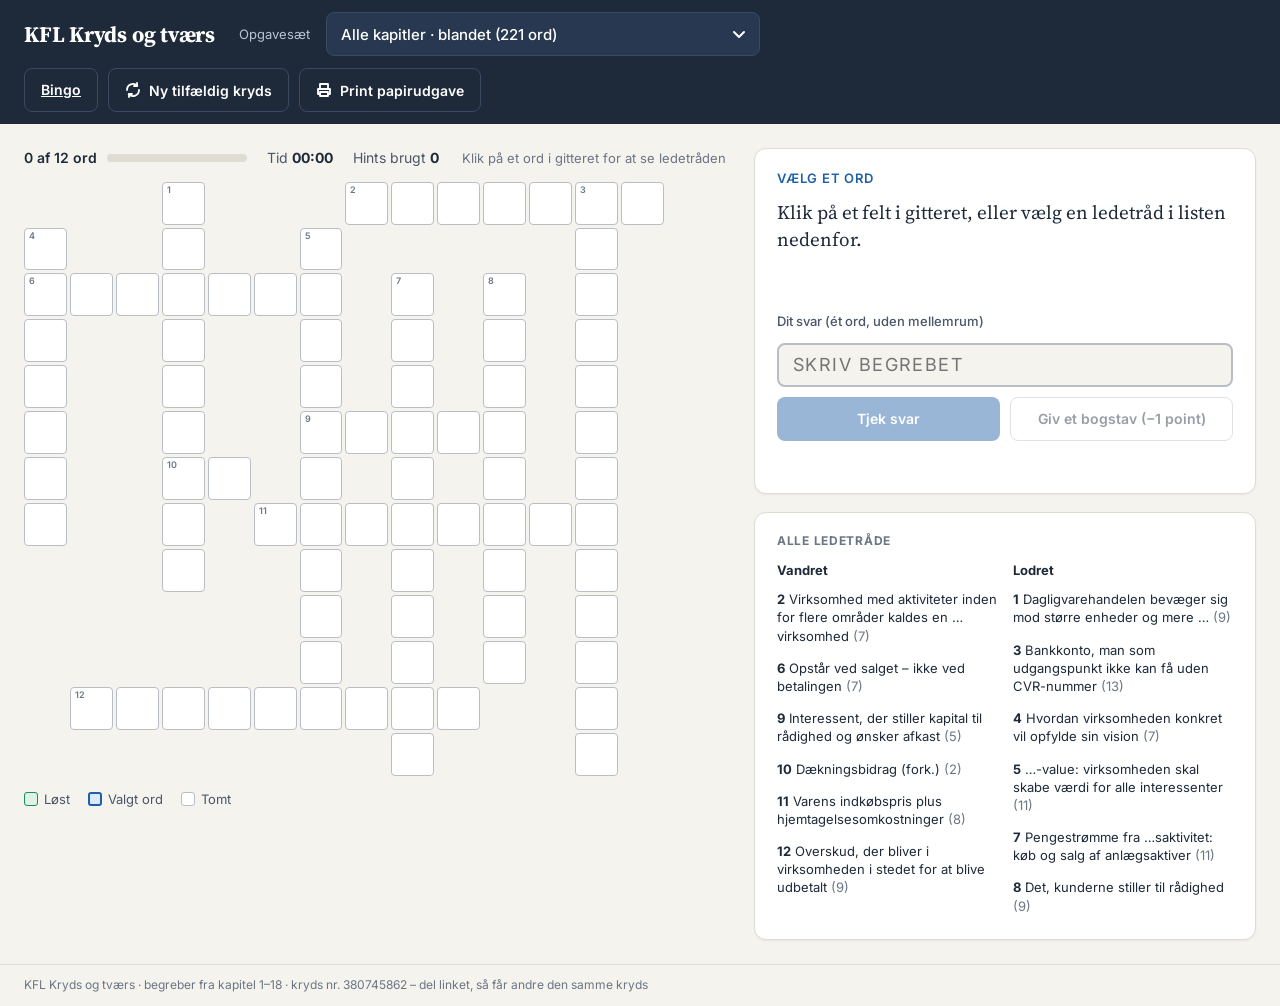
<file: index.html>
<!doctype html>
<html lang="da">
<head>
<meta charset="utf-8">
<meta name="viewport" content="width=device-width, initial-scale=1">
<title>KFL Kryds og tværs</title>
<link rel="preconnect" href="https://fonts.googleapis.com">
<link href="https://fonts.googleapis.com/css2?family=Inter:wght@400;500;600;700&family=Source+Serif+4:wght@600;700&display=swap" rel="stylesheet">
<link rel="stylesheet" href="style.css">
</head>
<body>
<div class="app">
  <header class="topbar">
    <div class="brand">KFL Kryds og tværs</div>
    <label class="setlabel" for="saet">Opgavesæt</label>
    <select id="saet" class="setselect" aria-label="Vælg opgavesæt"></select>
    <div class="spacer"></div>
    <div class="actions">
      <a class="btn btn-ghost" href="bingo.html">Bingo</a>
      <button type="button" id="btnNy" class="btn btn-ghost">
        <svg aria-hidden="true" width="16" height="16" viewBox="0 0 16 16" fill="none" stroke="currentColor" stroke-width="1.8" stroke-linecap="round" stroke-linejoin="round"><path d="M2 8a6 6 0 0 1 10.3-4.2M14 8a6 6 0 0 1-10.3 4.2"/><path d="M12 1v3H9M4 15v-3h3"/></svg>
        Ny tilfældig kryds
      </button>
      <button type="button" id="btnPrint" class="btn btn-ghost">
        <svg aria-hidden="true" width="16" height="16" viewBox="0 0 16 16" fill="none" stroke="currentColor" stroke-width="1.8" stroke-linecap="round" stroke-linejoin="round"><path d="M4 6V2h8v4M4 12H2V7h12v5h-2"/><path d="M4 10h8v4H4z"/></svg>
        Print papirudgave
      </button>
    </div>
  </header>

  <div class="printhead">
    <div>
      <div class="printtitle">KFL Kryds og tværs</div>
      <div class="printsub" id="printSub"></div>
    </div>
    <div class="printlines">
      <div>Navn: ____________________________</div>
      <div>Klasse: __________ &nbsp; Dato: __________</div>
    </div>
  </div>

  <main class="main">
    <section class="board" aria-label="Krydsen">
      <div class="status">
        <div class="progress"><span id="progText">0 af 0 ord</span><div class="bar"><div id="progBar"></div></div></div>
        <div>Tid <strong id="timer">00:00</strong></div>
        <div>Hints brugt <strong id="hintCount">0</strong></div>
        <div class="hinttext">Klik på et ord i gitteret for at se ledetråden</div>
      </div>
      <div id="grid" class="grid" role="group" aria-label="Krydsordsgitter"></div>
      <div class="legend">
        <span><i class="sw solved"></i>Løst</span>
        <span><i class="sw active"></i>Valgt ord</span>
        <span><i class="sw"></i>Tomt</span>
      </div>
    </section>

    <aside class="panel" aria-label="Ledetråd og svar">
      <div class="card" id="clueCard">
        <div class="cardhead">
          <div class="cluetag" id="clueTag">Vælg et ord</div>
          <div class="cluesrc" id="clueSrc"></div>
        </div>
        <p class="cluetext" id="clueText">Klik på et felt i gitteret, eller vælg en ledetråd i listen nedenfor.</p>
        <div class="boxes" id="boxes" aria-hidden="true"></div>
        <label class="inlabel" for="svar">Dit svar (ét ord, uden mellemrum)</label>
        <form id="svarForm" class="svarrow" autocomplete="off">
          <input id="svar" type="text" placeholder="Skriv begrebet" autocapitalize="characters" disabled>
          <div class="btnrow">
            <button type="submit" id="btnTjek" class="btn btn-primary" disabled>Tjek svar</button>
            <button type="button" id="btnHint" class="btn btn-outline" disabled>Giv et bogstav (−1 point)</button>
          </div>
        </form>
        <div class="feedback" id="feedback" aria-live="polite"></div>
      </div>

      <div class="card cluelist">
        <div class="cardlabel">Alle ledetråde</div>
        <div class="clues2">
          <div><div class="dirhead">Vandret</div><div id="listA" class="clueitems"></div></div>
          <div><div class="dirhead">Lodret</div><div id="listD" class="clueitems"></div></div>
        </div>
      </div>
    </aside>
  </main>

  <section class="hjaelpside" aria-label="Med hjælpebogstaver">
    <div class="printhead">
      <div><div class="printtitle">KFL Kryds og tværs</div><div class="printsub" id="hjaelpSub"></div></div>
      <div class="printlines"><div>Navn: ____________________________</div><div>Klasse: __________ &nbsp; Dato: __________</div></div>
    </div>
    <div id="hjaelpGrid" class="grid"></div>
    <div class="clues2" id="hjaelpClues"></div>
  </section>

  <section class="facit" aria-label="Facit">
    <div class="printtitle">Facit</div>
    <div class="printsub" id="facitSub"></div>
    <div id="facitGrid" class="grid facitgrid"></div>
  </section>

  <footer class="foot">KFL Kryds og tværs · begreber fra kapitel 1–18 · <span id="footSeed"></span></footer>
</div>

<div class="overlay" id="doneOverlay" hidden>
  <div class="dialog" role="dialog" aria-modal="true" aria-labelledby="doneTitle">
    <div class="donecheck" aria-hidden="true">✓</div>
    <h2 id="doneTitle">Flot – krydsen er løst!</h2>
    <p id="doneText"></p>
    <div class="btnrow">
      <button type="button" id="btnDoneNy" class="btn btn-primary">Ny tilfældig kryds</button>
      <button type="button" id="btnDoneLuk" class="btn btn-outline">Se krydsen</button>
    </div>
  </div>
</div>

<script src="data.js"></script>
<script src="app.js"></script>
</body>
</html>
</file>
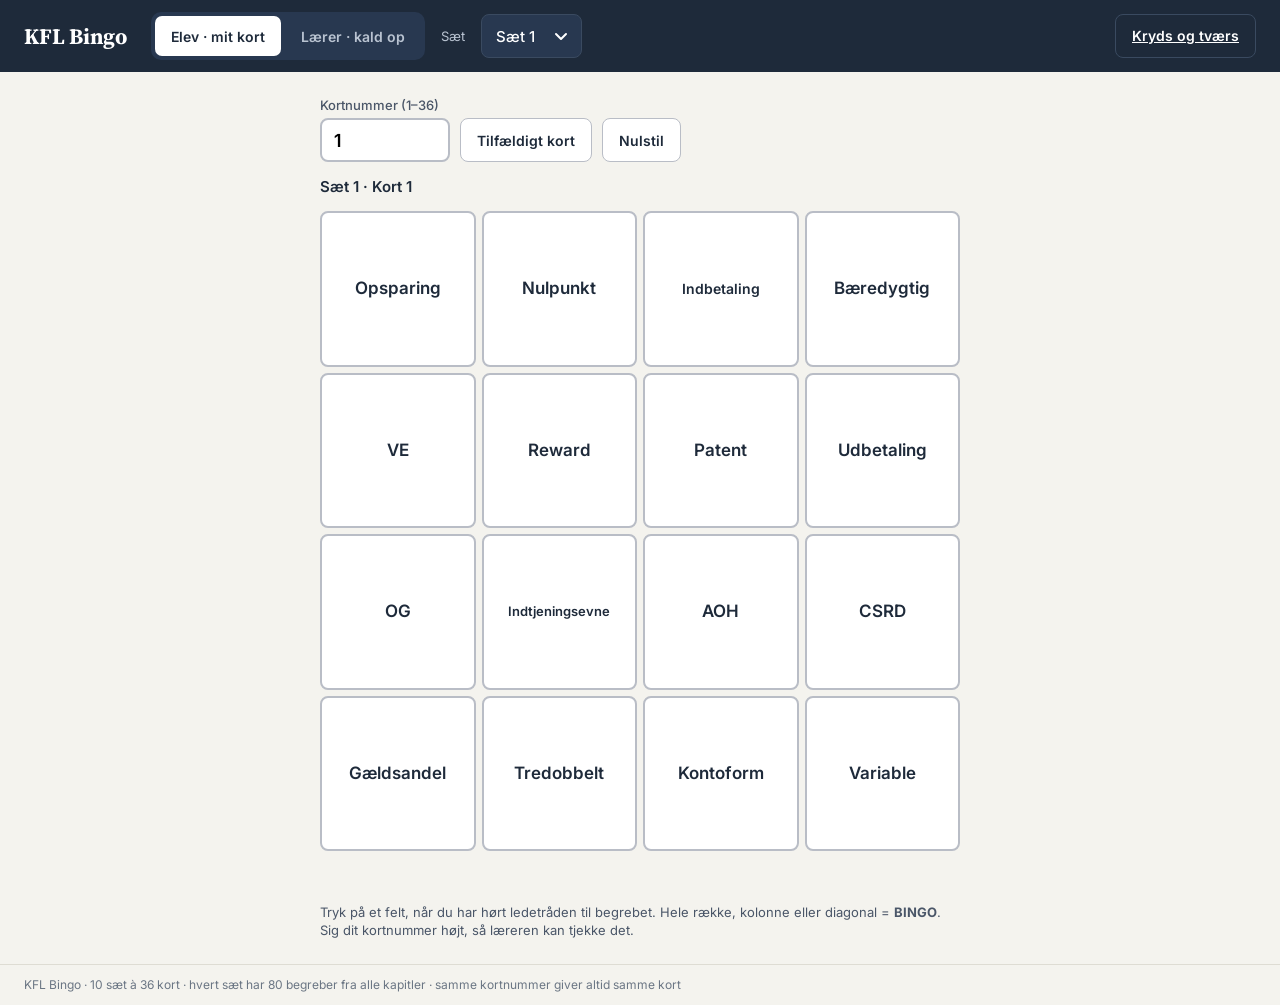
<file: bingo.html>
<!doctype html>
<html lang="da">
<head>
<meta charset="utf-8">
<meta name="viewport" content="width=device-width, initial-scale=1">
<title>KFL Bingo</title>
<link rel="preconnect" href="https://fonts.googleapis.com">
<link href="https://fonts.googleapis.com/css2?family=Inter:wght@400;500;600;700&family=Source+Serif+4:wght@600;700&display=swap" rel="stylesheet">
<link rel="stylesheet" href="style.css">
<link rel="stylesheet" href="bingo.css">
</head>
<body>
<div class="app">
  <header class="topbar">
    <div class="brand">KFL Bingo</div>
    <div class="tabs" role="tablist">
      <button type="button" role="tab" id="tabElev" class="tab" aria-selected="true">Elev · mit kort</button>
      <button type="button" role="tab" id="tabVaert" class="tab" aria-selected="false">Lærer · kald op</button>
    </div>
    <label class="setlabel" for="saet">Sæt</label>
    <select id="saet" class="setselect" aria-label="Vælg bingosæt"></select>
    <div class="spacer"></div>
    <a class="btn btn-ghost" href="index.html">Kryds og tværs</a>
  </header>

  <!-- ===== ELEV ===== -->
  <main id="elevView" class="wrap">
    <section class="elevcol">
      <div class="elevbar">
        <div class="field">
          <label for="kortNr">Kortnummer (1–36)</label>
          <input id="kortNr" type="number" min="1" max="36" inputmode="numeric" value="1">
        </div>
        <button type="button" id="btnRandom" class="btn btn-outline">Tilfældigt kort</button>
        <button type="button" id="btnReset" class="btn btn-outline">Nulstil</button>
      </div>
      <div class="kortinfo" id="kortInfo"></div>
      <div id="elevGrid" class="bgrid" role="group" aria-label="Dit bingokort"></div>
      <div class="banner" id="elevBanner" aria-live="polite"></div>
      <p class="hint">Tryk på et felt, når du har hørt ledetråden til begrebet. Hele række, kolonne eller diagonal = <b>BINGO</b>. Sig dit kortnummer højt, så læreren kan tjekke det.</p>
    </section>
  </main>

  <!-- ===== LÆRER ===== -->
  <main id="vaertView" class="wrap vaert" hidden>
    <section class="vaertmain">
      <div class="vaertbar">
        <div class="modes" role="radiogroup" aria-label="Spiltype">
          <label><input type="radio" name="mode" value="linje" checked> Runde 1 · linje</label>
          <label><input type="radio" name="mode" value="fuld"> Runde 2 · fuld plade</label>
        </div>
        <div class="spacer"></div>
        <div class="count" id="count">Kald 0 af 80</div>
      </div>

      <div class="bigcard" id="bigCard">
        <div class="biglabel" id="bigLabel">Klar</div>
        <p class="bigclue" id="bigClue">Tryk <b>Næste ledetråd</b> for at starte. Læs ledetråden højt – eleverne finder begrebet på deres kort.</p>
        <div class="answer" id="answer" hidden></div>
      </div>

      <div class="btnrow">
        <button type="button" id="btnNext" class="btn btn-primary big">Næste ledetråd</button>
        <button type="button" id="btnReveal" class="btn btn-outline big" disabled>Vis svar</button>
        <button type="button" id="btnUndo" class="btn btn-outline" disabled>Fortryd</button>
        <button type="button" id="btnNew" class="btn btn-outline">Nyt spil</button>
      </div>
      <p class="small">Genvejstaster: mellemrum eller → = næste ledetråd · V = vis/skjul svar · ← = fortryd</p>
    </section>

    <aside class="vaertside">
      <div class="card">
        <div class="cardlabel">Tjek bingo</div>
        <form id="checkForm" class="checkrow" autocomplete="off">
          <label for="checkNr" class="sr">Kortnummer</label>
          <input id="checkNr" type="number" min="1" max="36" inputmode="numeric" placeholder="Kortnr.">
          <button type="submit" class="btn btn-primary">Tjek</button>
        </form>
        <div id="checkResult" class="checkresult" aria-live="polite"></div>
      </div>

      <div class="card">
        <div class="cardlabel">Uafgjort?</div>
        <p class="small">Kald en ekstra ledetråd, som ikke tæller som kaldt. Første rigtige svar vinder.</p>
        <button type="button" id="btnTie" class="btn btn-outline">Tiebreaker</button>
        <div id="tieBox" class="tiebox" hidden></div>
      </div>

      <details class="card calledbox">
        <summary>Kaldte begreber <span class="small">(kun lærer – skjul før du deler skærm)</span></summary>
        <div id="calledList" class="chips"></div>
      </details>
    </aside>
  </main>

  <footer class="foot">KFL Bingo · 10 sæt à 36 kort · hvert sæt har 80 begreber fra alle kapitler · samme kortnummer giver altid samme kort</footer>
</div>

<script src="data.js"></script>
<script src="bingo-core.js"></script>
<script src="bingo.js"></script>
</body>
</html>
</file>
<file: style.css>
:root{
  --ink:#1E2A3A; --muted:#4A5668; --faint:#6B7684;
  --paper:#F4F3EE; --line:#DEDCD3; --cellline:#B9BDC6;
  --blue:#1F5FA8; --blue-bg:#DCE9F8; --green:#1F8A5B; --green-bg:#DDF3E7; --green-ink:#176B47;
  --red:#B5362C; --red-bg:#FBE3E0;
}
*{box-sizing:border-box}
body{margin:0;background:var(--paper);color:var(--ink);font-family:Inter,system-ui,sans-serif;font-size:15px;line-height:1.4}
button,input,select{font-family:inherit}
.app{min-height:100vh;display:flex;flex-direction:column}

.topbar{display:flex;flex-wrap:wrap;align-items:center;gap:12px 16px;padding:12px 24px;background:var(--ink);color:#fff}
.brand{font-family:'Source Serif 4',Georgia,serif;font-size:22px;font-weight:700;letter-spacing:-.01em;margin-right:8px}
.setlabel{font-size:13px;color:#B9C3D1}
.setselect{min-height:44px;padding:0 36px 0 14px;border:1px solid #3A4A60;border-radius:8px;background:#283850 url("data:image/svg+xml,%3Csvg xmlns='http://www.w3.org/2000/svg' width='16' height='16' fill='none' stroke='white' stroke-width='2' stroke-linecap='round' stroke-linejoin='round'%3E%3Cpath d='M3 6l5 5 5-5'/%3E%3C/svg%3E") no-repeat right 12px center;color:#fff;font-size:15px;font-weight:500;appearance:none;-webkit-appearance:none;max-width:100%;cursor:pointer}
.setselect optgroup,.setselect option{color:var(--ink);background:#fff}
.spacer{flex:1 1 20px}
.actions{display:flex;gap:10px;flex-wrap:wrap}
.btn{display:inline-flex;align-items:center;justify-content:center;gap:8px;min-height:44px;padding:0 16px;border-radius:8px;font-size:14px;font-weight:600;cursor:pointer;border:1px solid transparent}
.btn:disabled{opacity:.45;cursor:default}
.btn-ghost{background:transparent;border-color:#3A4A60;color:#fff}
.btn-ghost:hover{background:#283850}
.btn-primary{background:var(--blue);color:#fff}
.btn-primary:hover:not(:disabled){background:#174C87}
.btn-outline{background:#fff;color:var(--ink);border-color:var(--cellline)}
.btn-outline:hover:not(:disabled){background:#F4F3EE}

.main{display:flex;flex-wrap:wrap;gap:28px;padding:24px;max-width:1280px;width:100%;margin:0 auto}
.board{flex:1 1 520px;min-width:0;display:flex;flex-direction:column;gap:14px}
.panel{flex:1 1 320px;min-width:0;display:flex;flex-direction:column;gap:18px}

.status{display:flex;flex-wrap:wrap;align-items:center;gap:8px 20px;font-size:14px;color:var(--muted)}
.status strong{color:var(--ink)}
.progress{display:flex;align-items:center;gap:10px;font-weight:600;color:var(--ink)}
.bar{width:140px;height:8px;border-radius:4px;background:var(--line);overflow:hidden}
.bar div{height:100%;width:0;background:var(--green);transition:width .3s}
.hinttext{margin-left:auto;font-size:13px;color:var(--faint)}

.grid{display:grid;gap:3px;width:100%;max-width:640px;user-select:none}
.cell{position:relative;aspect-ratio:1;display:flex;align-items:center;justify-content:center;border-radius:4px;font-weight:600;font-size:clamp(11px,2.4vw,19px);text-transform:uppercase}
.cell.empty{background:transparent}
.cell.letter{background:#fff;border:1px solid var(--cellline);cursor:pointer}
.cell.letter:hover{border-color:var(--blue)}
.cell .num{position:absolute;top:2px;left:4px;font-size:9px;font-weight:600;color:var(--faint);line-height:1}
.cell.shown{color:var(--green-ink)}
@media (max-width:640px){.cell .num{font-size:7px;top:1px;left:2px}.hinttext{display:none}}
.cell.solved{background:var(--green-bg);border-color:var(--green);color:var(--green-ink)}
.cell.active{background:var(--blue-bg);border:2px solid var(--blue);color:var(--blue)}
.cell.focus{box-shadow:inset 0 0 0 2px var(--blue)}
.cell.solved.active{background:#CFE6DA}
.cell.shake{animation:shake .35s}
@keyframes shake{0%,100%{transform:translateX(0)}25%{transform:translateX(-3px)}75%{transform:translateX(3px)}}

.legend{display:flex;gap:18px;font-size:13px;color:var(--muted);flex-wrap:wrap}
.legend span{display:flex;align-items:center;gap:6px}
.sw{width:14px;height:14px;border-radius:3px;background:#fff;border:1px solid var(--cellline);display:inline-block}
.sw.solved{background:var(--green-bg);border-color:var(--green)}
.sw.active{background:var(--blue-bg);border:2px solid var(--blue)}

.card{background:#fff;border:1px solid var(--line);border-radius:12px;padding:20px 22px;display:flex;flex-direction:column;gap:12px;box-shadow:0 1px 2px rgba(30,42,58,.06)}
.cardhead{display:flex;align-items:baseline;justify-content:space-between;gap:12px}
.cluetag{font-size:13px;font-weight:600;color:var(--blue);text-transform:uppercase;letter-spacing:.06em}
.cluesrc{font-size:12px;color:var(--faint)}
.cluetext{margin:0;font-family:'Source Serif 4',Georgia,serif;font-size:19px;line-height:1.4}
.boxes{display:flex;gap:5px;flex-wrap:wrap;min-height:36px}
.box{width:28px;height:34px;border:1px solid var(--cellline);border-radius:6px;display:flex;align-items:center;justify-content:center;font-weight:600}
.box.known{border-color:var(--green);background:var(--green-bg);color:var(--green-ink)}
.inlabel{font-size:13px;font-weight:500;color:var(--muted)}
.svarrow{display:flex;flex-direction:column;gap:10px}
#svar{min-height:44px;padding:0 14px;border:2px solid var(--cellline);border-radius:8px;font-size:18px;letter-spacing:.08em;text-transform:uppercase;width:100%}
#svar:focus{outline:none;border-color:var(--blue)}
#svar:disabled{background:#F4F3EE}
.btnrow{display:flex;gap:10px;flex-wrap:wrap}
.btnrow .btn{flex:1 1 130px}
.feedback{min-height:20px;font-size:14px;font-weight:600}
.feedback.ok{color:var(--green)}
.feedback.bad{color:var(--red)}

.cardlabel{font-size:12px;font-weight:700;color:var(--faint);text-transform:uppercase;letter-spacing:.06em}
.clues2{display:grid;grid-template-columns:repeat(2,minmax(0,1fr));gap:16px;font-size:13px;line-height:1.45}
.dirhead{font-weight:700;margin-bottom:6px}
.clueitems{display:flex;flex-direction:column;gap:6px}
.clueitem{background:none;border:0;padding:4px 6px;margin:0 -6px;text-align:left;font:inherit;color:var(--ink);border-radius:6px;cursor:pointer;line-height:1.4}
.clueitem:hover{background:var(--paper)}
.clueitem b{margin-right:4px}
.clueitem .len{color:var(--faint)}
.clueitem.solved{color:var(--green);text-decoration:line-through}
.clueitem.active{color:var(--blue);font-weight:600;background:var(--blue-bg)}
@media (max-width:480px){.clues2{grid-template-columns:1fr}}

.foot{padding:12px 24px;font-size:12px;color:var(--faint);border-top:1px solid var(--line)}
.printhead,.facit,.hjaelpside{display:none}

.overlay{position:fixed;inset:0;background:rgba(30,42,58,.55);display:flex;align-items:center;justify-content:center;padding:20px;z-index:10}
.overlay[hidden]{display:none}
.dialog{background:#fff;border-radius:14px;padding:32px;max-width:420px;width:100%;display:flex;flex-direction:column;gap:14px;text-align:center}
.dialog h2{margin:0;font-family:'Source Serif 4',Georgia,serif;font-size:26px}
.dialog p{margin:0;color:var(--muted)}
.donecheck{width:56px;height:56px;border-radius:50%;background:var(--green-bg);color:var(--green);font-size:30px;font-weight:700;display:flex;align-items:center;justify-content:center;margin:0 auto}

/* ---------- Print ---------- */
@media print{
  @page{size:A4;margin:14mm}
  body{background:#fff;color:#000;font-size:11pt}
  .topbar,.status,.legend,.panel .card:first-child,.foot,.overlay{display:none !important}
  .printhead{display:flex;justify-content:space-between;align-items:flex-end;border-bottom:2px solid #000;padding-bottom:8px;margin-bottom:14px}
  .printtitle{font-family:'Source Serif 4',Georgia,serif;font-size:20pt;font-weight:700}
  .printsub{font-size:10pt;color:#333;margin-top:3px}
  .printlines{font-size:10pt;display:flex;flex-direction:column;gap:5px;align-items:flex-end}
  .main{display:block;padding:0;max-width:none}
  .board{display:block}
  .grid{gap:0;max-width:150mm;margin:0 auto}
  .cell{border-radius:0;font-size:11pt;color:transparent !important}
  .cell.empty{background:transparent !important}
  .cell.letter,.cell.solved,.cell.active{background:#fff !important;border:1px solid #000 !important;margin:-.5px;box-shadow:none}
  .cell .num{color:#000;font-size:7pt}
  .hjaelpside{display:block;page-break-before:always}
  .hjaelpside .printhead{margin-bottom:14px}
  .hjaelpside .cell.hjaelp::after{content:attr(data-h);position:absolute;inset:0;display:flex;align-items:center;justify-content:center;color:#000;font-weight:700}
  .hjaelpside .clues2{margin-top:14px;font-size:10pt}
  .panel{display:block;margin-top:14px}
  .card{border:0;padding:0;box-shadow:none;gap:8px}
  .cardlabel{display:none}
  .clues2{font-size:10pt;gap:20px}
  .clueitem{color:#000 !important;text-decoration:none !important;background:none !important;font-weight:400 !important;padding:0;margin:0}
  .clueitem .len{color:#333}
  .facit{display:block;page-break-before:always}
  .facitgrid .cell{color:#000 !important}
  .facit .printtitle{margin-bottom:4px}
  .facit .grid{margin-top:14px}
}
</file>
<file: bingo.css>
.tabs{display:flex;gap:4px;background:#283850;border-radius:10px;padding:4px}
.tab{min-height:40px;padding:0 16px;border:0;border-radius:7px;background:transparent;color:#B9C3D1;font-size:14px;font-weight:600;cursor:pointer}
.tab[aria-selected="true"]{background:#fff;color:var(--ink)}
.sr{position:absolute;width:1px;height:1px;overflow:hidden;clip:rect(0 0 0 0)}
.wrap{display:flex;flex-wrap:wrap;gap:28px;padding:24px;max-width:1180px;width:100%;margin:0 auto;flex:1}
.wrap[hidden]{display:none}
.small{font-size:13px;color:var(--faint);font-weight:400}
.btn.big{min-height:52px;font-size:16px;padding:0 22px}
.btn small{font-weight:400;opacity:.75;font-size:12px}

/* elev */
.elevcol{flex:1 1 420px;max-width:640px;margin:0 auto;display:flex;flex-direction:column;gap:14px;min-width:0}
.elevbar{display:flex;flex-wrap:wrap;align-items:flex-end;gap:10px}
.field{display:flex;flex-direction:column;gap:4px}
.field label{font-size:13px;font-weight:500;color:var(--muted)}
.field input,.checkrow input{min-height:44px;width:130px;padding:0 12px;border:2px solid var(--cellline);border-radius:8px;font-size:18px;font-weight:600}
.field input:focus,.checkrow input:focus{outline:none;border-color:var(--blue)}
.kortinfo{font-weight:600;font-size:15px}
.bgrid{display:grid;grid-template-columns:repeat(4,minmax(0,1fr));gap:6px}
.bcell{aspect-ratio:1;display:flex;align-items:center;justify-content:center;text-align:center;padding:4px;background:#fff;border:2px solid var(--cellline);border-radius:8px;font:600 clamp(10px,3.2vw,17px)/1.15 Inter,system-ui,sans-serif;color:var(--ink);cursor:pointer;overflow-wrap:anywhere;hyphens:auto;position:relative}
.bcell.s2{font-size:clamp(9.5px,2.65vw,14px)}
.bcell.s3{font-size:clamp(8.5px,2.3vw,13px)}
.bcell:hover{border-color:var(--blue)}
.bcell.marked{background:var(--green-bg);border-color:var(--green);color:var(--green-ink);text-decoration:line-through;text-decoration-thickness:2px}
.bcell.marked::after{content:"✓";position:absolute;top:3px;right:6px;font-size:13px;text-decoration:none;color:var(--green)}
.bcell.win{box-shadow:0 0 0 3px var(--blue) inset}
.banner{min-height:24px;font-weight:700;font-size:17px;color:var(--blue)}
.hint{font-size:13px;color:var(--muted);margin:0}

/* lærer */
.vaertmain{flex:1 1 560px;min-width:0;display:flex;flex-direction:column;gap:16px}
.vaertside{flex:1 1 300px;min-width:0;display:flex;flex-direction:column;gap:16px}
.vaertbar{display:flex;flex-wrap:wrap;align-items:center;gap:12px}
.modes{display:flex;gap:18px;font-size:15px;font-weight:500;flex-wrap:wrap}
.modes label{display:flex;align-items:center;gap:6px;cursor:pointer}
.count{font-weight:600;color:var(--muted)}
.bigcard{background:#fff;border:1px solid var(--line);border-radius:14px;padding:28px 32px;min-height:300px;display:flex;flex-direction:column;gap:16px;box-shadow:0 1px 2px rgba(30,42,58,.06)}
.biglabel{font-size:14px;font-weight:700;color:var(--blue);letter-spacing:.06em;text-transform:uppercase}
.bigclue{margin:0;font-family:'Source Serif 4',Georgia,serif;font-size:clamp(24px,3.6vw,44px);line-height:1.3}
.answer{margin-top:auto;padding:12px 16px;border-radius:10px;background:var(--green-bg);color:var(--green-ink);font-size:clamp(22px,3vw,34px);font-weight:700;border:1px solid var(--green)}
.answer[hidden]{display:none}
.btnrow .btn{flex:0 1 auto}
.checkrow{display:flex;gap:10px}
.checkrow input{flex:1;width:auto}
.checkresult{margin-top:12px;font-size:14px;line-height:1.4}
.checkresult .verdict{font-size:18px;font-weight:700;margin-bottom:6px}
.checkresult .verdict.yes{color:var(--green)}
.checkresult .verdict.no{color:var(--red)}
.mini{display:grid;grid-template-columns:repeat(4,minmax(0,1fr));gap:3px;margin-top:8px}
.mini div{aspect-ratio:1.4;display:flex;align-items:center;justify-content:center;text-align:center;border:1px solid var(--cellline);border-radius:5px;font-size:10px;font-weight:600;line-height:1.1;padding:2px;overflow-wrap:anywhere;background:#fff}
.mini .k{background:var(--green-bg);border-color:var(--green);color:var(--green-ink)}
.mini .w{box-shadow:0 0 0 2px var(--blue) inset}
.tiebox{margin-top:12px;padding:12px 14px;border-radius:10px;background:var(--blue-bg);font-family:'Source Serif 4',Georgia,serif;font-size:17px;line-height:1.4}
.tiebox button{margin-top:8px}
.calledbox summary{cursor:pointer;font-weight:600}
.chips{display:flex;flex-wrap:wrap;gap:6px;margin-top:12px;max-height:340px;overflow:auto}
.chip{font-size:12px;padding:4px 8px;border-radius:999px;background:var(--paper);border:1px solid var(--line)}
.chip.now{background:var(--blue-bg);border-color:var(--blue);color:var(--blue);font-weight:700}
@media (max-width:560px){.wrap{padding:16px}.bigcard{padding:20px}.tab{padding:0 10px}.setlabel{display:none}}
</file>
